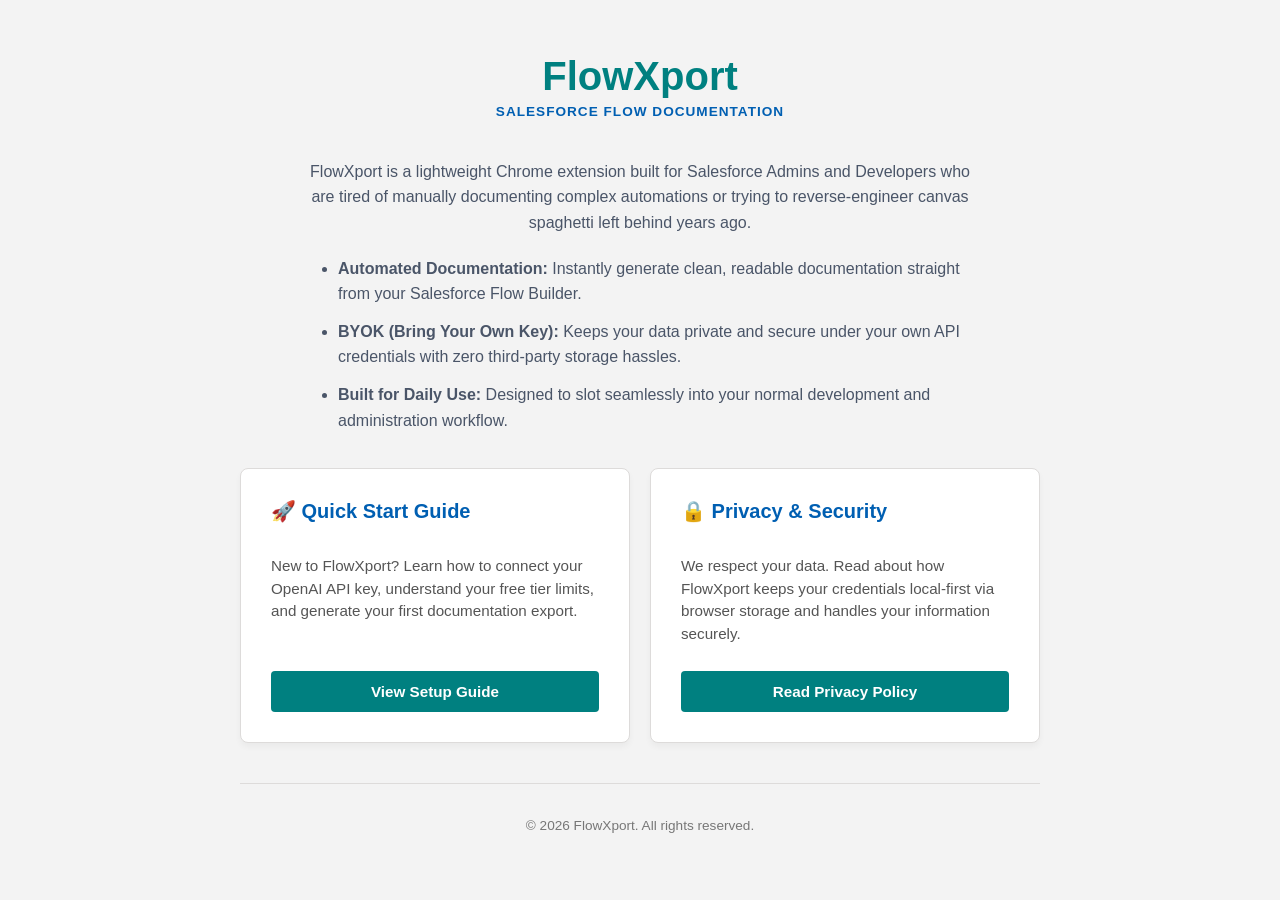
<file: index.html>
<!DOCTYPE html>
<html lang="en">
<head>
    <meta charset="UTF-8">
    <meta name="viewport" content="width=device-width, initial-scale=1.0">
    <title>FlowXport - Support & Privacy</title>
    <link rel="stylesheet" href="style.css">
</head>
<body>
    <div class="container">
        <!-- Hero Header -->
        <header class="hero">
            <h1 class="logo">FlowXport</h1>
            <p class="subtitle">SALESFORCE FLOW DOCUMENTATION</p>
        </header>

        <!-- About Section (Placed outside the grid, full-width) -->
        <section class="about-section">
        <p class="about-lead">
        FlowXport is a lightweight Chrome extension built for Salesforce Admins and Developers who are tired of manually documenting complex automations or trying to reverse-engineer canvas spaghetti left behind years ago.
        </p>
    
        <ul class="about-bullets">
        <li><strong>Automated Documentation:</strong> Instantly generate clean, readable documentation straight from your Salesforce Flow Builder.</li>
        <li><strong>BYOK (Bring Your Own Key):</strong> Keeps your data private and secure under your own API credentials with zero third-party storage hassles.</li>
        <li><strong>Built for Daily Use:</strong> Designed to slot seamlessly into your normal development and administration workflow.</li>
        </ul>
        </section>

        <!-- Main Choice Hub -->
        <main class="hub-grid">
            <!-- Setup Guide Card -->
            <div class="card primary-card">
                <h2>🚀 Quick Start Guide</h2>
                <p>New to FlowXport? Learn how to connect your OpenAI API key, understand your free tier limits, and generate your first documentation export.</p>
                <a href="guide.html" class="btn primary-btn">View Setup Guide</a>
            </div>

            <!-- Privacy Policy Card -->
            <div class="card secondary-card">
                <h2>🔒 Privacy & Security</h2>
                <p>We respect your data. Read about how FlowXport keeps your credentials local-first via browser storage and handles your information securely.</p>
                <a href="privacy.html" class="btn primary-btn">Read Privacy Policy</a>
            </div>
        </main>

        <!-- Footer (Now correctly outside the grid) -->
        <footer>
            <p>&copy; 2026 FlowXport. All rights reserved.</p>
        </footer>
    </div>
</body>
</html>
</file>
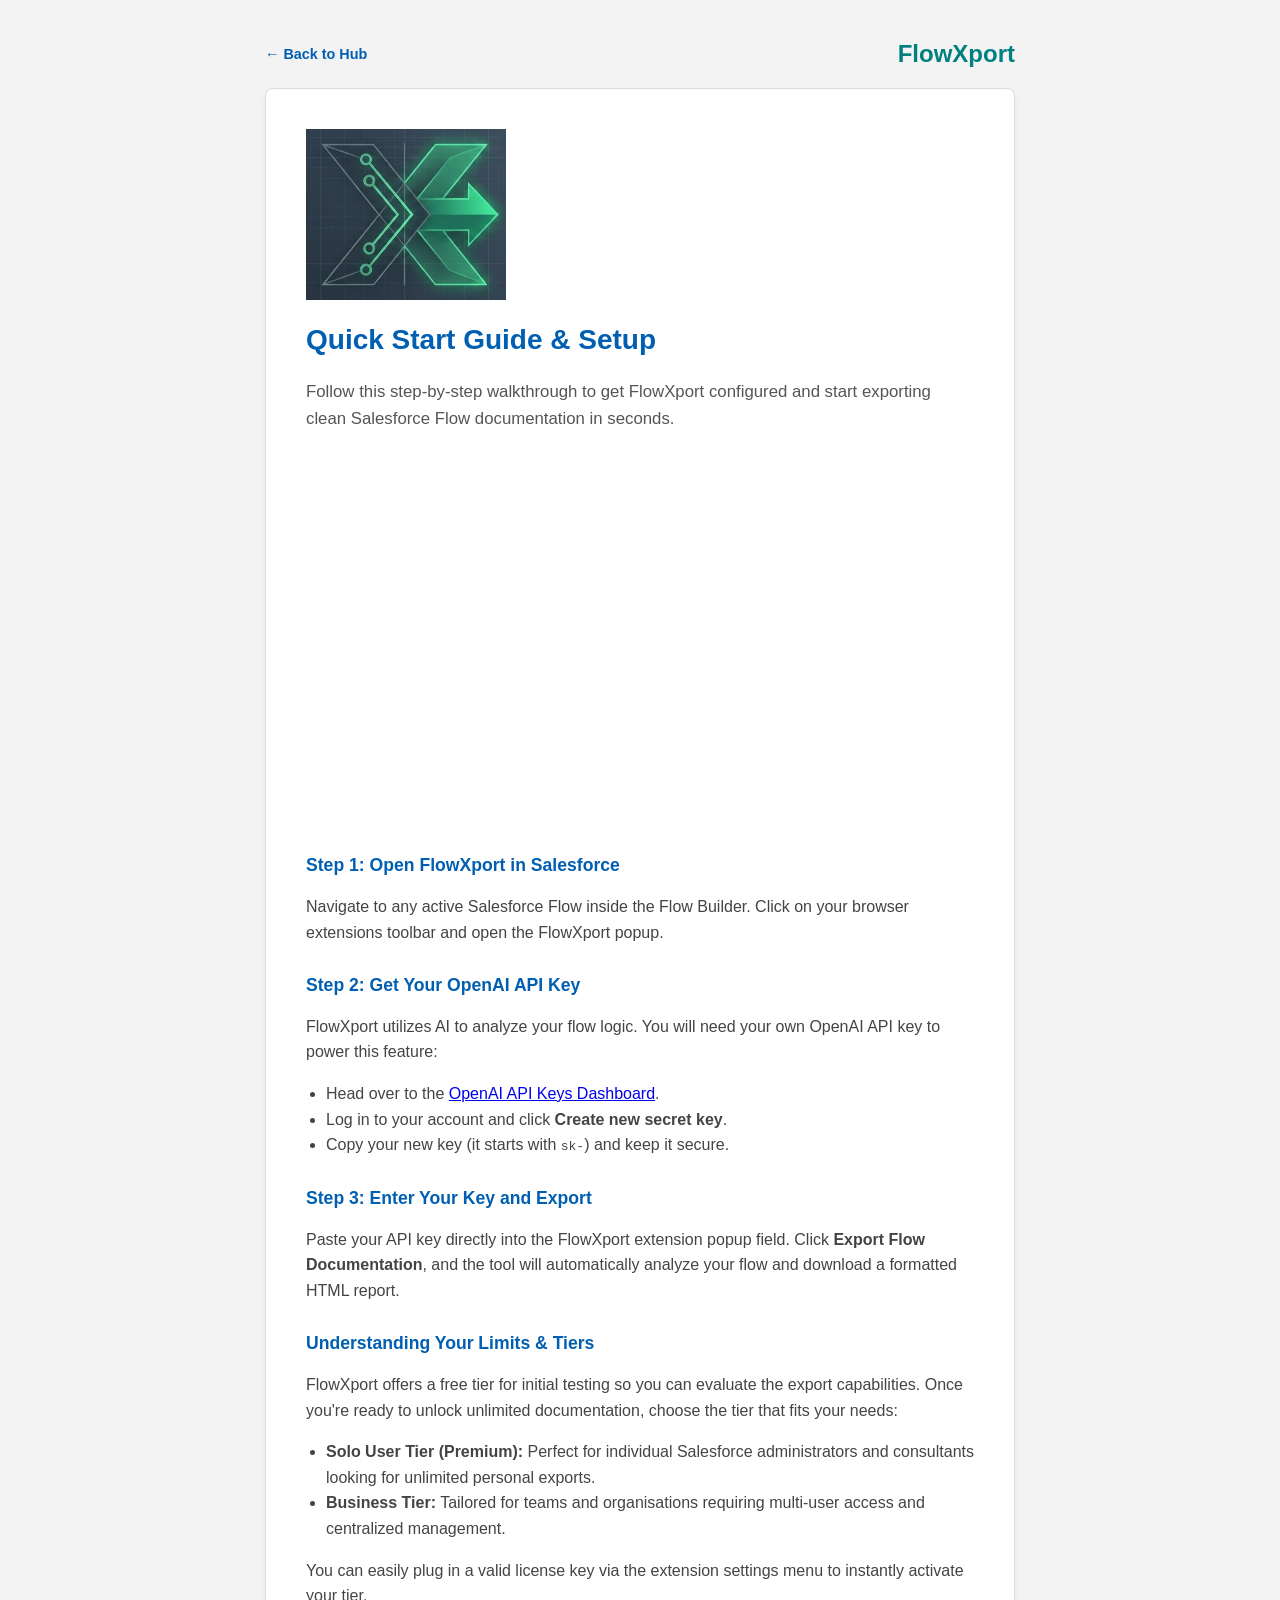
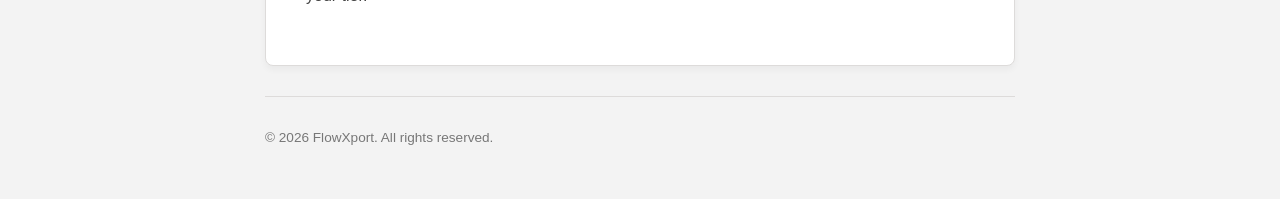
<file: guide.html>
<!DOCTYPE html>
<html lang="en">
<head>
    <meta charset="UTF-8">
    <meta name="viewport" content="width=device-width, initial-scale=1.0">
    <title>FlowXport - Quick Start Guide</title>
    <link rel="stylesheet" href="style.css">
</head>
<body>
    <div class="container page-container">
        <!-- Navigation Header -->
        <header class="page-header">
            <a href="index.html" class="back-link">&larr; Back to Hub</a>
            <h1 class="logo-small">FlowXport</h1>
        </header>

        <!-- Guide Content Box -->
        <main class="content-box">
            <div style="text-align: left; margin-bottom: 20px;">
                <img src="logo.png" alt="FlowXport Logo" style="max-width: 200px;">
            </div>

            <h2>Quick Start Guide & Setup</h2>
            <p class="intro-text">Follow this step-by-step walkthrough to get FlowXport configured and start exporting clean Salesforce Flow documentation in seconds.</p>

            <!-- Video Placeholder Section -->
            <div class="video-container">
            <iframe src="https://www.youtube.com/embed/PlI6E8dwTDk" title="FlowXport Setup Guide" frameborder="0" allow="accelerometer; autoplay; clipboard-write; encrypted-media; gyroscope; picture-in-picture; web-share" referrerpolicy="strict-origin-when-cross-origin" allowfullscreen></iframe>
            </div>

            <div class="steps-list">
                <h3>Step 1: Open FlowXport in Salesforce</h3>
                <p>Navigate to any active Salesforce Flow inside the Flow Builder. Click on your browser extensions toolbar and open the FlowXport popup.</p>

                <h3>Step 2: Get Your OpenAI API Key</h3>
                <p>FlowXport utilizes AI to analyze your flow logic. You will need your own OpenAI API key to power this feature:</p>
                <ul>
                    <li>Head over to the <a href="https://platform.openai.com/api-keys" target="_blank">OpenAI API Keys Dashboard</a>.</li>
                    <li>Log in to your account and click <strong>Create new secret key</strong>.</li>
                    <li>Copy your new key (it starts with <code>sk-</code>) and keep it secure.</li>
                </ul>

                <h3>Step 3: Enter Your Key and Export</h3>
                <p>Paste your API key directly into the FlowXport extension popup field. Click <strong>Export Flow Documentation</strong>, and the tool will automatically analyze your flow and download a formatted HTML report.</p>

                <h3>Understanding Your Limits & Tiers</h3>
                <p>FlowXport offers a free tier for initial testing so you can evaluate the export capabilities. Once you're ready to unlock unlimited documentation, choose the tier that fits your needs:</p>
                <ul>
                    <li><strong>Solo User Tier (Premium):</strong> Perfect for individual Salesforce administrators and consultants looking for unlimited personal exports.</li>
                    <li><strong>Business Tier:</strong> Tailored for teams and organisations requiring multi-user access and centralized management.</li>
                </ul>
                <p>You can easily plug in a valid license key via the extension settings menu to instantly activate your tier.</p>
            </div>
        </main>

        <!-- Footer -->
        <footer>
            <p>&copy; 2026 FlowXport. All rights reserved.</p>
        </footer>
    </div>
</body>
</html>
</file>
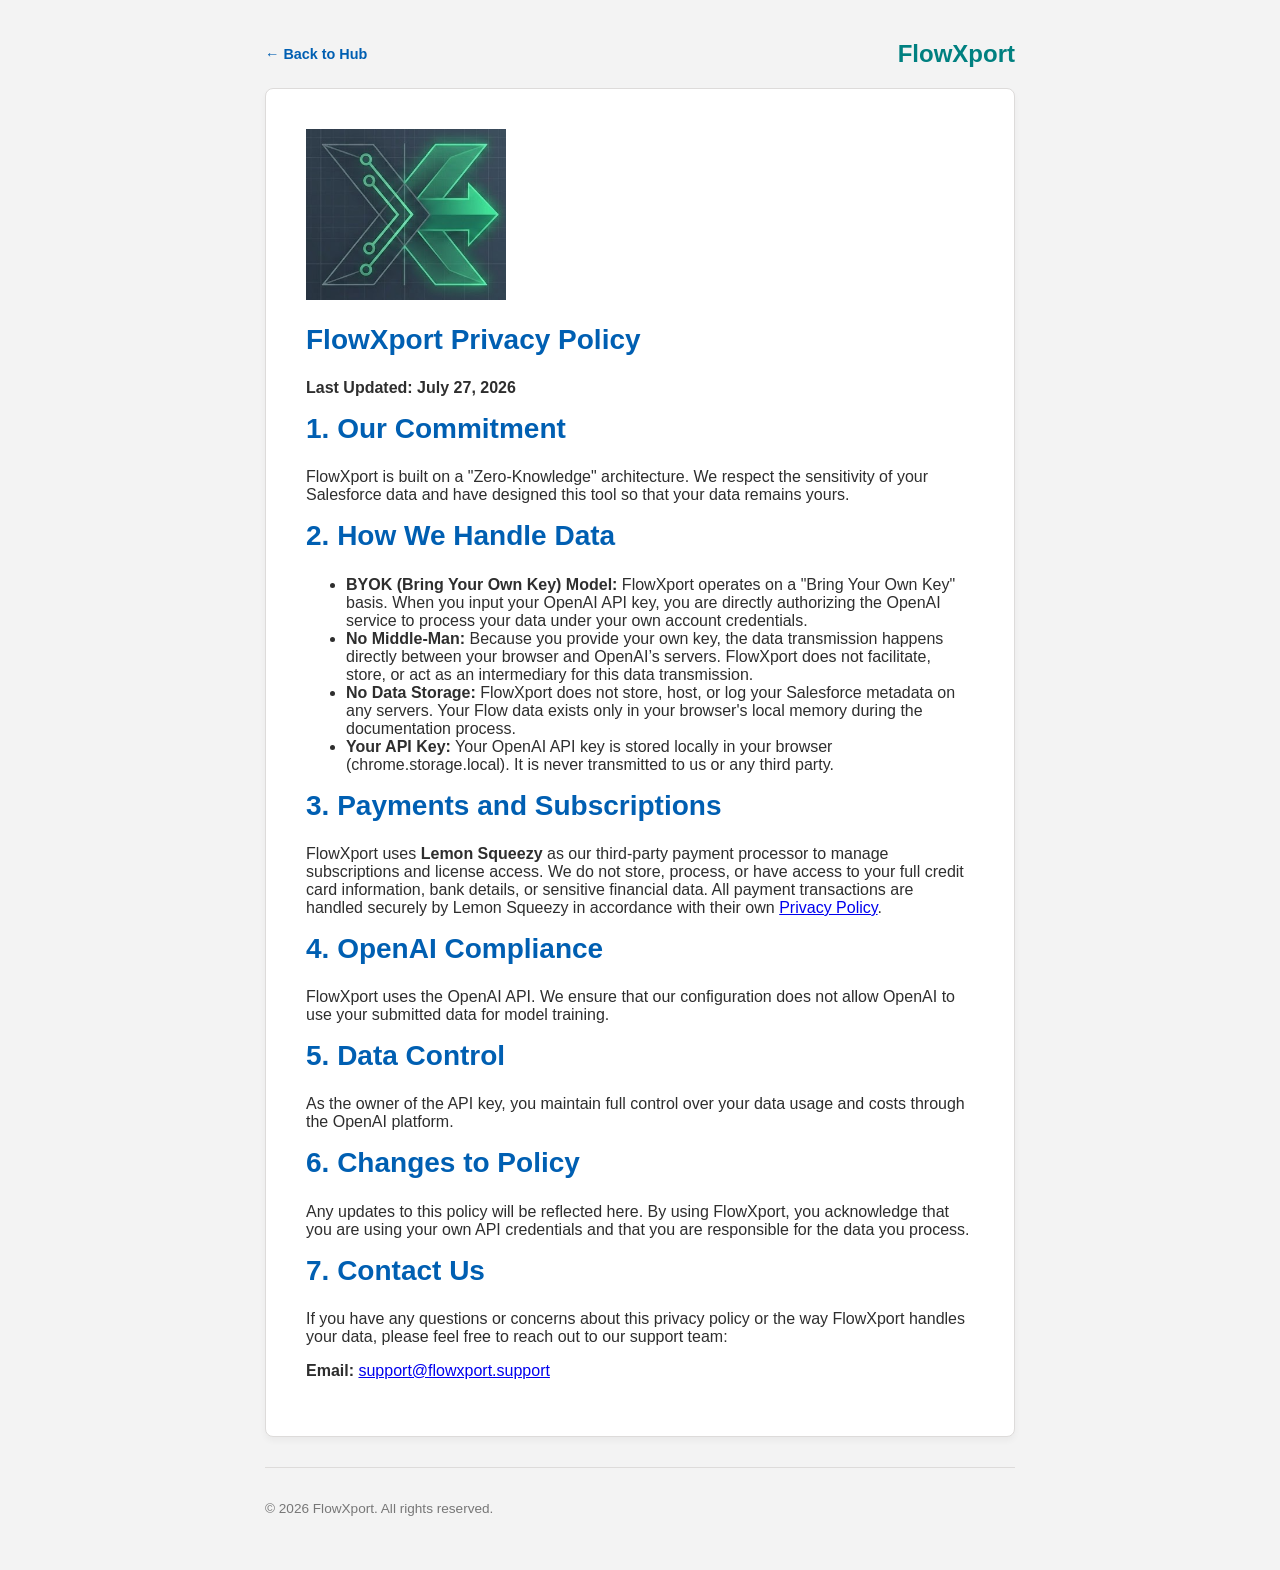
<file: privacy.html>
<!DOCTYPE html>
<html lang="en">
<head>
    <meta charset="UTF-8">
    <meta name="viewport" content="width=device-width, initial-scale=1.0">
    <title>FlowXport Privacy Policy</title>
    <link rel="stylesheet" href="style.css">
</head>
<body>
    <div class="container page-container">
        <!-- Navigation Header -->
        <header class="page-header">
            <a href="index.html" class="back-link">&larr; Back to Hub</a>
            <h1 class="logo-small">FlowXport</h1>
        </header>

        <!-- Main Content Box -->
        <main class="content-box">
            <div style="text-align: left; margin-bottom: 20px;">
                <img src="logo.png" alt="FlowXport Logo" style="max-width: 200px;">
            </div>

            <h2>FlowXport Privacy Policy</h2>
            <p><strong>Last Updated: July 27, 2026</strong></p>

            <h2>1. Our Commitment</h2>
            <p>FlowXport is built on a "Zero-Knowledge" architecture. We respect the sensitivity of your Salesforce data and have designed this tool so that your data remains yours.</p>

            <h2>2. How We Handle Data</h2>
            <ul>
                <li><strong>BYOK (Bring Your Own Key) Model:</strong> FlowXport operates on a "Bring Your Own Key" basis. When you input your OpenAI API key, you are directly authorizing the OpenAI service to process your data under your own account credentials.</li>
                <li><strong>No Middle-Man:</strong> Because you provide your own key, the data transmission happens directly between your browser and OpenAI’s servers. FlowXport does not facilitate, store, or act as an intermediary for this data transmission.</li>
                <li><strong>No Data Storage:</strong> FlowXport does not store, host, or log your Salesforce metadata on any servers. Your Flow data exists only in your browser's local memory during the documentation process.</li>
                <li><strong>Your API Key:</strong> Your OpenAI API key is stored locally in your browser (chrome.storage.local). It is never transmitted to us or any third party.</li>
            </ul>

            <h2>3. Payments and Subscriptions</h2>
            <p>FlowXport uses <strong>Lemon Squeezy</strong> as our third-party payment processor to manage subscriptions and license access. We do not store, process, or have access to your full credit card information, bank details, or sensitive financial data. All payment transactions are handled securely by Lemon Squeezy in accordance with their own <a href="https://www.lemonsqueezy.com/privacy" target="_blank">Privacy Policy</a>.</p>

            <h2>4. OpenAI Compliance</h2>
            <p>FlowXport uses the OpenAI API. We ensure that our configuration does not allow OpenAI to use your submitted data for model training.</p>

            <h2>5. Data Control</h2>
            <p>As the owner of the API key, you maintain full control over your data usage and costs through the OpenAI platform.</p>

            <h2>6. Changes to Policy</h2>
            <p>Any updates to this policy will be reflected here. By using FlowXport, you acknowledge that you are using your own API credentials and that you are responsible for the data you process.</p>

            <h2>7. Contact Us</h2>
            <p>If you have any questions or concerns about this privacy policy or the way FlowXport handles your data, please feel free to reach out to our support team:</p>
            <p><strong>Email:</strong> <a href="mailto:help-desk@flowxport.support">support@flowxport.support</a></p>
        </main>

        <!-- Footer -->
        <footer>
            <p>&copy; 2026 FlowXport. All rights reserved.</p>
        </footer>
    </div>
</body>
</html>

</body>
</html>
</file>
<file: style.css>
:root {
    --sf-blue: #005fb2;
    --fx-accent: #008080;
    --text-main: #2e2e2e;
    --bg-surface: #ffffff;
    --bg-page: #f3f3f3;
    --border-color: #dddbda;
}

body {
    font-family: 'Segoe UI', Arial, sans-serif;
    background-color: var(--bg-page);
    color: var(--text-main);
    margin: 0;
    padding: 0;
    display: flex;
    justify-content: center;
    align-items: center;
    min-height: 100vh;
}

.container {
    max-width: 800px;
    width: 90%;
    padding: 40px 20px;
    text-align: center;
}

.hero {
    margin-bottom: 40px;
}

.logo {
    font-weight: 800;
    font-size: 2.5rem;
    color: var(--fx-accent);
    margin: 0;
}

.subtitle {
    font-size: 0.85rem;
    color: var(--sf-blue);
    letter-spacing: 1px;
    margin-top: 5px;
    font-weight: 600;
}

.hub-grid {
    display: grid;
    grid-template-columns: repeat(auto-fit, minmax(300px, 1fr));
    gap: 20px;
    margin-bottom: 40px;
}

.card {
    background: var(--bg-surface);
    padding: 30px;
    border-radius: 8px;
    border: 1px solid var(--border-color);
    box-shadow: 0 4px 6px rgba(0,0,0,0.04);
    text-align: left;
    display: flex;
    flex-direction: column;
    justify-content: space-between;
}

.card h2 {
    color: var(--sf-blue);
    font-size: 1.25rem;
    margin-top: 0;
}

.card p {
    color: #555;
    font-size: 0.95rem;
    line-height: 1.5;
    flex-grow: 1;
    margin-bottom: 25px;
}

.btn {
    display: block;
    text-align: center;
    padding: 12px;
    text-decoration: none;
    border-radius: 4px;
    font-weight: bold;
    font-size: 0.95rem;
    transition: background 0.2s;
}

.primary-btn {
    background-color: var(--fx-accent);
    color: white;
}

.primary-btn:hover {
    background-color: #006666;
}

.secondary-btn {
    background-color: #e0e0e0;
    color: var(--text-main);
}

.secondary-btn:hover {
    background-color: #d0d0d0;
}

footer {
    font-size: 0.85rem;
    color: #777;
    border-top: 1px solid var(--border-color);
    padding-top: 20px;
}

/* --- Additional Layout Adjustments for Inner Pages --- */

.page-container {
    text-align: left;
    max-width: 750px;
    margin: 0 auto;
    display: block;
}

.page-header {
    display: flex;
    justify-content: space-between;
    align-items: center;
    margin-bottom: 20px;
}

.logo-small {
    font-size: 1.5rem;
    color: var(--fx-accent);
    margin: 0;
}

.back-link {
    color: var(--sf-blue);
    text-decoration: none;
    font-weight: 600;
    font-size: 0.9rem;
}

.back-link:hover {
    text-decoration: underline;
}

.content-box {
    background: var(--bg-surface);
    padding: 40px;
    border-radius: 8px;
    border: 1px solid var(--border-color);
    box-shadow: 0 4px 6px rgba(0,0,0,0.04);
    margin-bottom: 30px;
    text-align: left;
}

.content-box h2 {
    color: var(--sf-blue);
    margin-top: 0;
    font-size: 1.75rem;
}

.content-box h3 {
    color: var(--sf-blue);
    font-size: 1.1rem;
    margin-top: 30px;
}

.intro-text {
    font-size: 1.05rem;
    color: #555;
    line-height: 1.6;
}

/* Responsive Video Container (Ready for YouTube Embed) */
.video-container {
    position: relative;
    width: 100%;
    aspect-ratio: 16 / 9;
    margin-bottom: 20px;
    border-radius: 8px;
    overflow: hidden;
}

.video-container iframe {
    position: absolute;
    top: 0;
    left: 0;
    width: 100%;
    height: 100%;
    border: 0;
}

.steps-list ul {
    text-align: left;
    margin: 10px 0;
    padding-left: 20px;
    color: #444;
    line-height: 1.6;
}

.steps-list p {
    color: #444;
    line-height: 1.6;
}

.bottom-nav {
    margin-top: 40px;
    text-align: center;
}

.about-section {
    width: 100%;
    max-width: 664px; /* Matches the combined width of your two cards grid */
    margin: 0 auto 35px auto;
    color: #4a5568;
    font-size: 1rem;
    line-height: 1.6;
    text-align: left;
}

.about-lead {
    margin-bottom: 20px;
    text-align: center; /* Centers the opening hook nicely */
}

.about-bullets {
    margin: 0 0 0 20px;
    padding-left: 10px;
}

.about-bullets li {
    margin-bottom: 12px;
}
</file>
